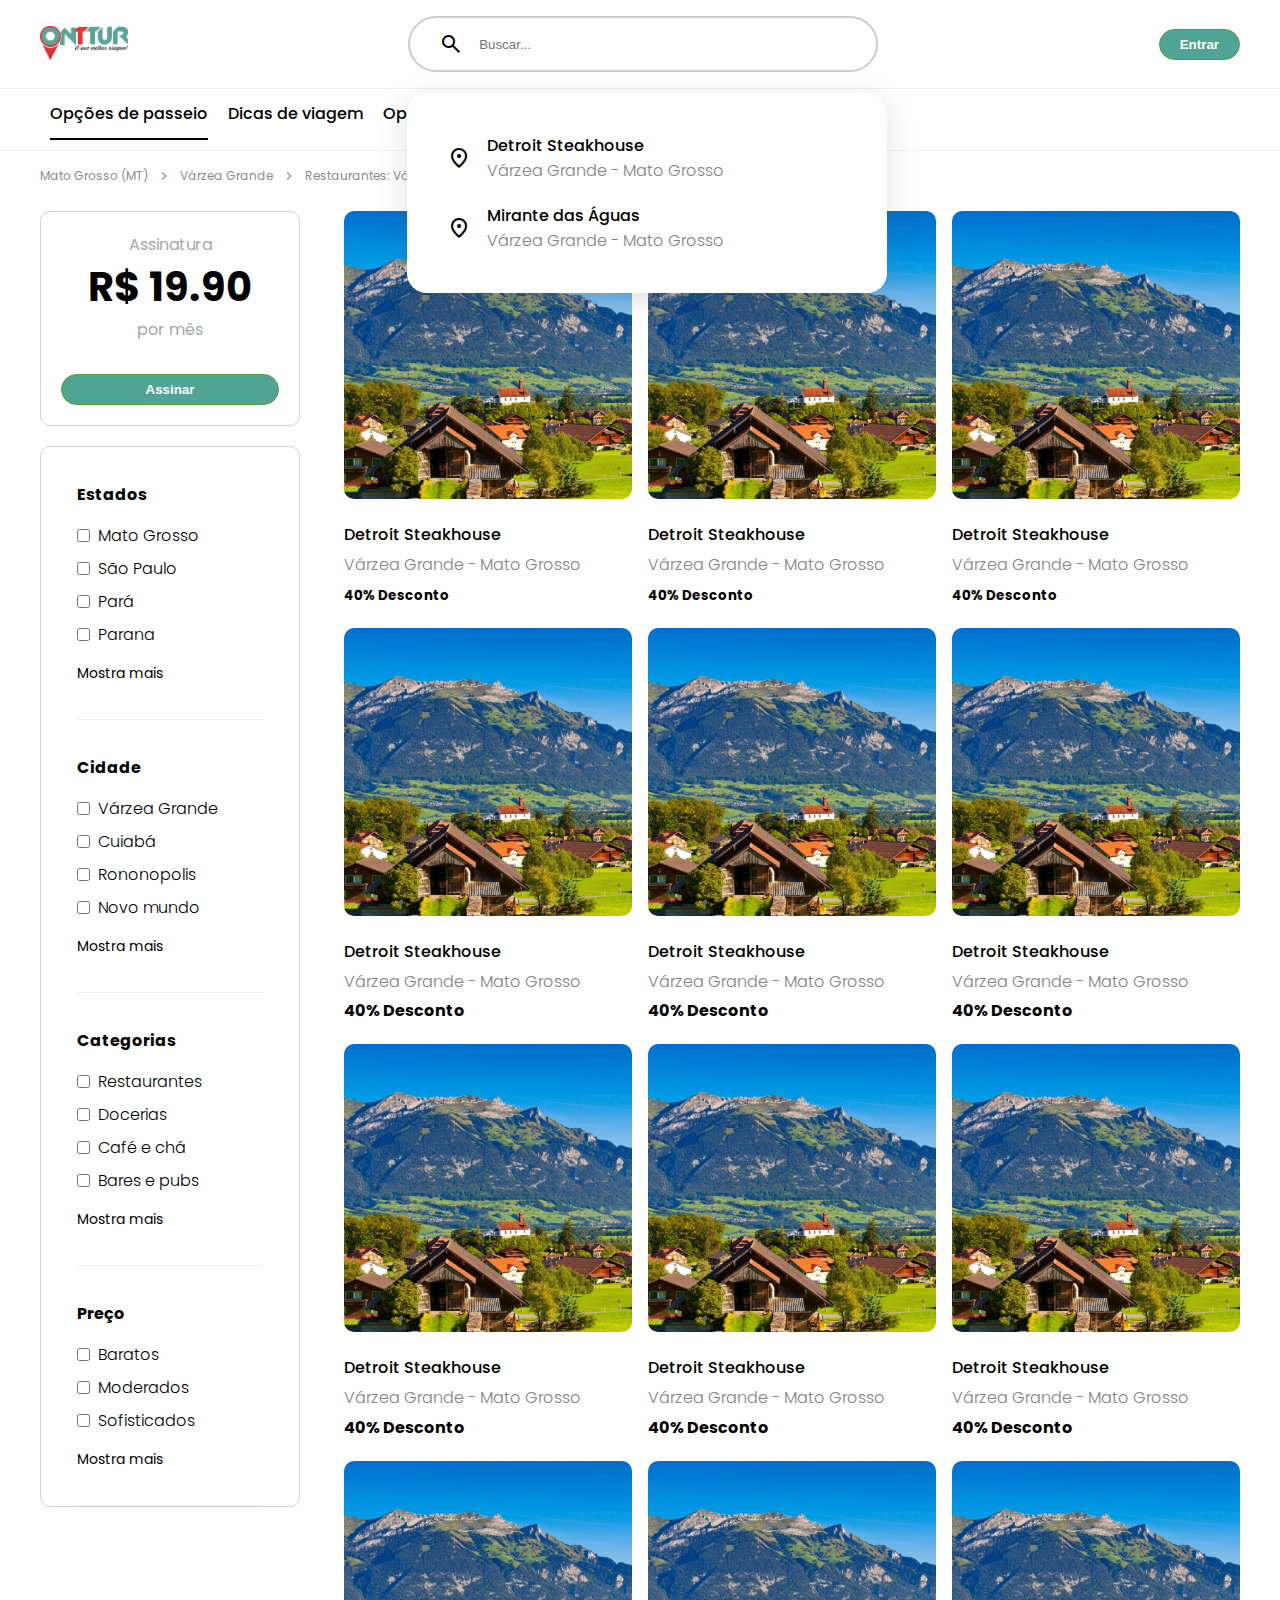
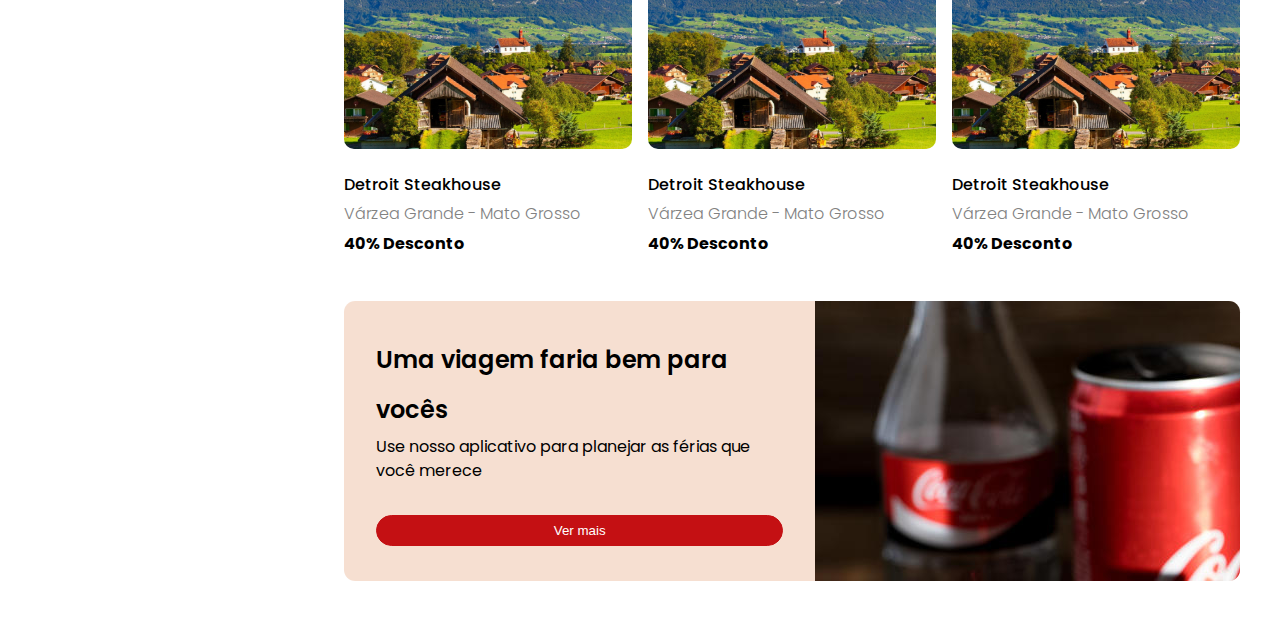
<file: Detail/index.html>
<!DOCTYPE html>
<html lang="pt-BR">

<head>
    <meta charset="UTF-8">
    <meta http-equiv="X-UA-Compatible" content="IE=edge">
    <meta name="viewport" content="width=device-width, initial-scale=1.0">
    <link rel="stylesheet" href="../@css/root.css">
    <link rel="stylesheet"
        href="https://fonts.googleapis.com/css2?family=Material+Symbols+Rounded:opsz,wght,FILL,GRAD@48,500,1,0" />
    <link rel="stylesheet"
        href="https://fonts.googleapis.com/css2?family=Material+Symbols+Outlined:opsz,wght,FILL,GRAD@48,400,0,0" />

    <title>Onttur</title>

</head>

<body>

    <section class="container-detail">

        <!-- HEADER -->
        <div class="border-bottom ">
            <div class="container-header-large">
                <div class="d-flex justify-content-between align-items-center">
                    <img class="header-logo-detail" src="../img/logo.png" alt="Logo Onttur">
                    <div class="container-search d-flex">
                        <span class="material-symbols-outlined mr-3">
                            search
                        </span>
                        <input placeholder="Buscar..." />

                        <div class="container-list-places-detail">
                            <div class="list-places-detail">
                                <div>
                                    <span class="material-symbols-outlined">
                                        location_on
                                    </span>
                                </div>
                                <div class="list-places-detail-description">
                                    <p>Detroit Steakhouse</p>
                                    <span>Várzea Grande - Mato Grosso</span>
                                </div>
                            </div>
                            <div class="list-places">
                                <div>
                                    <span class="material-symbols-outlined">
                                        location_on
                                    </span>
                                </div>
                                <div class="list-places-detail-description">
                                    <p>Mirante das Águas</p>
                                    <span>Várzea Grande - Mato Grosso</span>
                                </div>
                            </div>
                        </div>
                    </div>
                    <button class="button button--state-success fw-bold">
                        Entrar
                    </button>
                </div>
            </div>
        </div>

        <!-- HEADER SMALL -->
        <div class="border-bottom container-header-small">
            <div class="d-flex justify-content-between align-items-center">
                <span class="material-symbols-outlined cursor-pointer">
                    <a href="../Filter_detail/">
                      menu
                    </a>
                </span>
                <img class="image-logo-small" src="../img/logo.png" alt="Logo Onttur">
                <span class="material-symbols-outlined  cursor-pointer">
                    <a href="../Search_detail/">
                        search
                    </a>
                </span>
            </div>
        </div>

        <!-- CATEGORY SELECTOR -->
        <div class="border-bottom">
            <ul class="d-flex container-category-selector">
                <li>
                    <a>Opções de passeio</a>
                    <div class="category-selector__underline"></span>
                </li>
                <li>
                    <a>Dicas de viagem</a>
                </li>
                <li>
                    <a>Opções de pesca</a>
                </li>
            </ul>
        </div>

        <!-- BRADCRUMB -->
        <div class="py-2 breadcrumb">
            <ul class="container-breadcrumb">
                <li>
                    <a>Mato Grosso (MT)</a>
                    <span class="material-symbols-outlined">
                        chevron_right
                    </span>
                </li>
                <li>
                    <a>Várzea Grande</a>
                    <span class="material-symbols-outlined">
                        chevron_right
                    </span>
                </li>
                <li>
                    <a>Restaurantes: Várzea Grande</a>
                </li>
            </ul>
        </div>

        <div class="container-body-detail">
            <!-- CATEGORY -->
            <div>

                <div class="container-signature-detail">
                    <p class="signature-text">Assinatura</p>
                    <p class="signature-price">R$ 19.90</p>
                    <p class="signature-text">por mês</p>

                    <button class="button button--state-success mt-4 px-5 w-100 fw-bold">Assinar</button>
                </div>
                <div class="container-filters">
                    <div class="container-section-filter">
                        <strong>Estados</strong>
                        <ul>
                            <li>
                                <input type="checkbox" />
                                <span>Mato Grosso</span>
                            </li>
                            <li>
                                <input type="checkbox" />
                                <span>São Paulo</span>
                            </li>
                            <li>
                                <input type="checkbox" />
                                <span>Pará</span>
                            </li>
                            <li>
                                <input type="checkbox" />
                                <span>Parana</span>
                            </li>
                        </ul>
                        <p>Mostra mais</p>
                    </div>
                    <div class="container-section-filter">
                        <strong>Cidade</strong>
                        <ul>
                            <li>
                                <input type="checkbox" />
                                <span>Várzea Grande</span>
                            </li>
                            <li>
                                <input type="checkbox" />
                                <span>Cuiabá</span>
                            </li>
                            <li>
                                <input type="checkbox" />
                                <span>Rononopolis</span>
                            </li>
                            <li>
                                <input type="checkbox" />
                                <span>Novo mundo</span>
                            </li>
                        </ul>
                        <p>Mostra mais</p>
                    </div>
                    <div class="container-section-filter">
                        <strong>Categorias</strong>
                        <ul>
                            <li>
                                <input type="checkbox" />
                                <span>Restaurantes</span>
                            </li>
                            <li>
                                <input type="checkbox" />
                                <span>Docerias</span>
                            </li>
                            <li>
                                <input type="checkbox" />
                                <span>Café e chá</span>
                            </li>
                            <li>
                                <input type="checkbox" />
                                <span>Bares e pubs</span>
                            </li>
                        </ul>
                        <p>Mostra mais</p>
                    </div>
                    <div class="container-section-filter">
                        <strong>Preço</strong>
                        <ul>
                            <li>
                                <input type="checkbox" />
                                <span>Baratos</span>
                            </li>
                            <li>
                                <input type="checkbox" />
                                <span>Moderados</span>
                            </li>
                            <li>
                                <input type="checkbox" />
                                <span>Sofisticados</span>
                            </li>
                        </ul>
                        <p>Mostra mais</p>
                    </div>
                </div>
            </div>

            <section>
                <!-- OPTION LIST -->
                <div class="card-group">
                    <div class="card">
                        <img src="../img/wa2llpaperbetter 1.png" alt="">
                        <div class="card-body">
                            <p class="card-title">Detroit Steakhouse</h5>
                            <p class="card-description">Várzea Grande - Mato Grosso</p>
                            <p class="card-discount"><small class="text-muted">40% Desconto</small></p>
                        </div>
                    </div>
                    <div class="card">
                        <img src="../img/wa2llpaperbetter 1.png" alt="">
                        <div class="card-body">
                            <p class="card-title">Detroit Steakhouse</h5>
                            <p class="card-description">Várzea Grande - Mato Grosso</p>
                            <p class="card-discount"><small class="text-muted">40% Desconto</small></p>
                        </div>
                    </div>
                    <div class="card">
                        <img src="../img/wa2llpaperbetter 1.png" alt="">
                        <div class="card-body">
                            <p class="card-title">Detroit Steakhouse</h5>
                            <p class="card-description">Várzea Grande - Mato Grosso</p>
                            <p class="card-discount"><small class="text-muted">40% Desconto</small></p>
                        </div>
                    </div>
                    <div class="card">
                        <img src="../img/wa2llpaperbetter 1.png" alt="">
                        <div class="card-body">
                            <p class="card-title">Detroit Steakhouse</h5>
                            <p class="card-description">Várzea Grande - Mato Grosso</p>
                            <p class="card-discount">40% Desconto</p>
                        </div>
                    </div>
                    <div class="card">
                        <img src="../img/wa2llpaperbetter 1.png" alt="">
                        <div class="card-body">
                            <p class="card-title">Detroit Steakhouse</h5>
                            <p class="card-description">Várzea Grande - Mato Grosso</p>
                            <p class="card-discount">40% Desconto</p>
                        </div>
                    </div>
                    <div class="card">
                        <img src="../img/wa2llpaperbetter 1.png" alt="">
                        <div class="card-body">
                            <p class="card-title">Detroit Steakhouse</h5>
                            <p class="card-description">Várzea Grande - Mato Grosso</p>
                            <p class="card-discount">40% Desconto</p>
                        </div>
                    </div>
                    <div class="card">
                        <img src="../img/wa2llpaperbetter 1.png" alt="">
                        <div class="card-body">
                            <p class="card-title">Detroit Steakhouse</h5>
                            <p class="card-description">Várzea Grande - Mato Grosso</p>
                            <p class="card-discount">40% Desconto</p>
                        </div>
                    </div>
                    <div class="card">
                        <img src="../img/wa2llpaperbetter 1.png" alt="">
                        <div class="card-body">
                            <p class="card-title">Detroit Steakhouse</h5>
                            <p class="card-description">Várzea Grande - Mato Grosso</p>
                            <p class="card-discount">40% Desconto</p>
                        </div>
                    </div>
                    <div class="card">
                        <img src="../img/wa2llpaperbetter 1.png" alt="">
                        <div class="card-body">
                            <p class="card-title">Detroit Steakhouse</h5>
                            <p class="card-description">Várzea Grande - Mato Grosso</p>
                            <p class="card-discount">40% Desconto</p>
                        </div>
                    </div>
                    <div class="card">
                        <img src="../img/wa2llpaperbetter 1.png" alt="">
                        <div class="card-body">
                            <p class="card-title">Detroit Steakhouse</h5>
                            <p class="card-description">Várzea Grande - Mato Grosso</p>
                            <p class="card-discount">40% Desconto</p>
                        </div>
                    </div>
                    <div class="card">
                        <img src="../img/wa2llpaperbetter 1.png" alt="">
                        <div class="card-body">
                            <p class="card-title">Detroit Steakhouse</h5>
                            <p class="card-description">Várzea Grande - Mato Grosso</p>
                            <p class="card-discount">40% Desconto</p>
                        </div>
                    </div>
                    <div class="card">
                        <img src="../img/wa2llpaperbetter 1.png" alt="">
                        <div class="card-body">
                            <p class="card-title">Detroit Steakhouse</h5>
                            <p class="card-description">Várzea Grande - Mato Grosso</p>
                            <p class="card-discount">40% Desconto</p>
                        </div>
                    </div>
                </div>
                <!-- ANNOUNCEMENT -->
                <div class="announcement">
                    <main>
                        <p class="announcement-title">Uma viagem faria bem para vocês</h3>
                        <p class="announcement-description">Use nosso aplicativo para planejar as férias que <br> você
                            merece
                        </p>
                        <button class="button button--state-danger">Ver mais</button>
                    </main>
                    <div class="announcement-image w-50"></div>
                </div>
            </section>
        </div>
    </section>
</body>

</html>
</file>
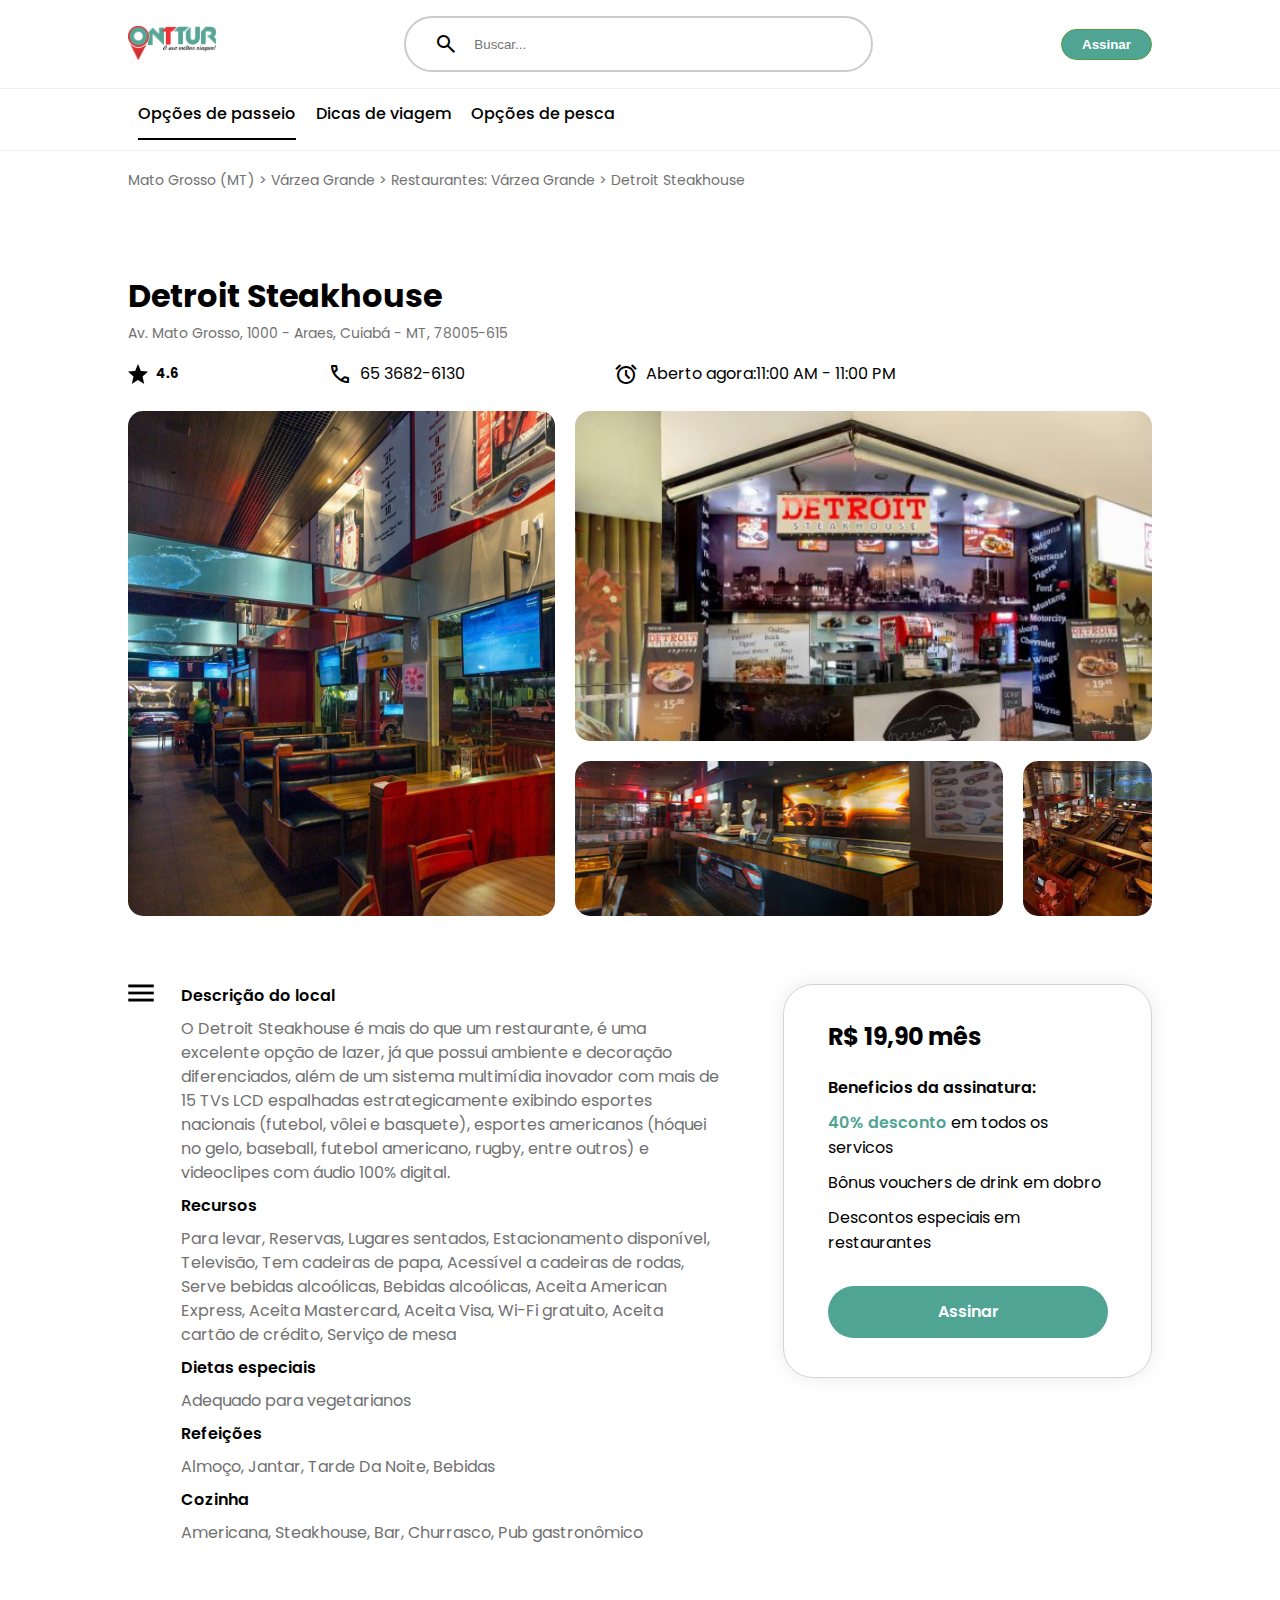
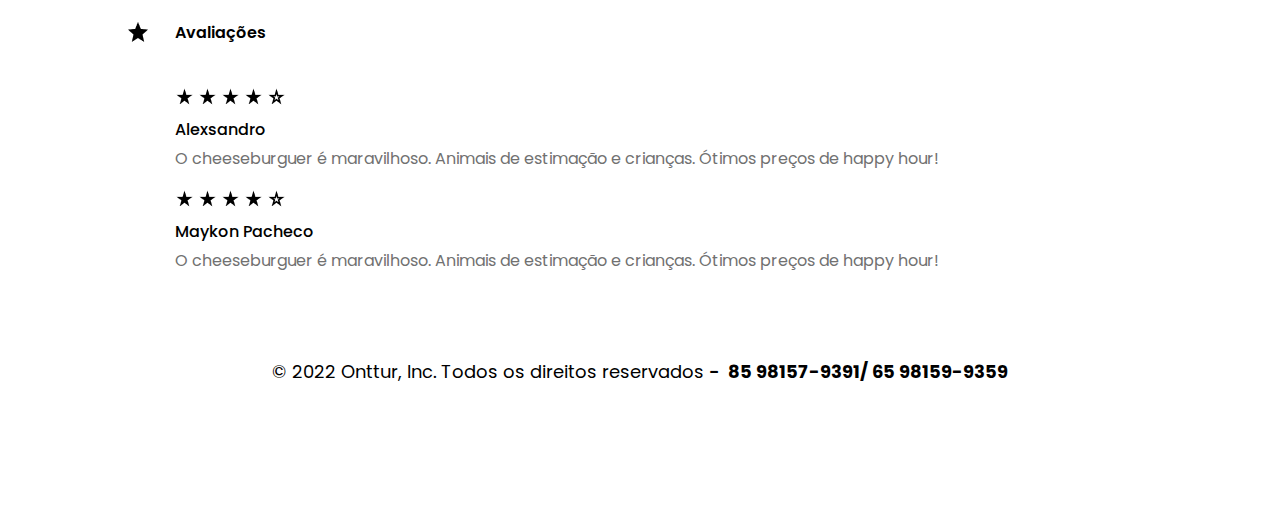
<file: Detail_two/index.html>
<!DOCTYPE html>
<html lang="pt-BR">
<head>
  <meta charset="UTF-8">
  <meta http-equiv="X-UA-Compatible" content="IE=edge">
  <meta name="viewport" content="width=device-width, initial-scale=1.0">
  <title>Detalhes</title>
  <link rel="stylesheet" href="../@css/root.css">
  <link rel="stylesheet"
        href="https://fonts.googleapis.com/css2?family=Material+Symbols+Rounded:opsz,wght,FILL,GRAD@48,500,1,0" />
    <link rel="stylesheet"
        href="https://fonts.googleapis.com/css2?family=Material+Symbols+Outlined:opsz,wght,FILL,GRAD@48,400,0,0" />

</head>
<body>
  <!-- HEADER -->
  <div class="border-bottom">
  <div class="container-header-large  w-80">
      <div class="d-flex justify-content-between align-items-center">
          <img class="header-logo-detail" src="../img/logo.png" alt="Logo Onttur">
          <div class="container-search d-flex">
              <span class="material-symbols-outlined mr-3">
                  search
              </span>
              <input placeholder="Buscar..." />

              <!-- <div class="container-list-places-detail">
                  <div class="list-places-detail">
                      <div>
                          <span class="material-symbols-outlined">
                              location_on
                          </span>
                      </div>
                      <div class="list-places-detail-description">
                          <p>Detroit Steakhouse</p>
                          <span>Várzea Grande - Mato Grosso</span>
                      </div>
                  </div>
                  <div class="list-places">
                      <div>
                          <span class="material-symbols-outlined">
                              location_on
                          </span>
                      </div>
                      <div class="list-places-detail-description">
                          <p>Mirante das Águas</p>
                          <span>Várzea Grande - Mato Grosso</span>
                      </div>
                  </div>
              </div> -->
          </div>
          <button class="button button--state-success fw-bold">
              Assinar
          </button>
      </div>
  </div>
  </div>

  <!-- HEADER SMALL -->
  <div class="border-bottom container-header-small">
      <div class="d-flex justify-content-between align-items-center">
          <span class="material-symbols-outlined cursor-pointer">
              <a href="../Filter_detail/">
                menu
              </a>
          </span>
          <img class="image-logo-small" src="../img/logo.png" alt="Logo Onttur">
          <span class="material-symbols-outlined  cursor-pointer">
              <a href="../Search_detail/">
                  search
              </a>
          </span>
      </div>
  </div>

  <!-- CATEGORY SELECTOR -->
  <div class="border-bottom">
    <ul class="d-flex container-category-selector w-80 center">
      <li>
        <a>Opções de passeio</a>
        <div class="category-selector__underline"></div>
      </li>
      <li>
        <a>Dicas de viagem</a>
      </li>
      <li>
        <a>Opções de pesca</a>
      </li>
    </ul>
  </div>
  
  <div class="container w-80 w-header-mobile center">
    <main>
 
      <div class="place-details  mt-2">
        <small>Mato Grosso (MT) > Várzea Grande > Restaurantes: Várzea Grande > Detroit Steakhouse</small>
        <h2 class="mt-5">Detroit Steakhouse</h2>
        <small>Av. Mato Grosso, 1000 - Araes, Cuiabá - MT, 78005-615</small>

        <div class="d-flex align-items-center justify-content-between w-75 mt-2 text-mobile">
          <div class="score-detail d-flex align-items-center">
            <img src="../img/star.png" alt="Estrela pontuação">
            <h5>4.6</h5>
          </div>

          <div class="d-flex align-items-center ">
            <span class="material-symbols-outlined mr-1">
              call
            </span>
            65 3682-6130
          </div>

          <div class="d-flex align-items-center">
            <span class="material-symbols-outlined mr-1">
              alarm
            </span>
            Aberto agora:11:00 AM - 11:00 PM
          </div>
        </div>
      </div>

      <div class="img-details">
        <div class="img-details-1">
          <img src="../img/details-main.png" alt="Imagem detalhes">
        </div>
        <div class="img-details-2">
          <img src="../img/detroit-steakhouse 3.png" alt="Imagem detalhes">
        </div>
        <div class="img-details-3">
          <img src="../img/ambiente2 1.png" alt="Imagem detalhes">
        </div>
        <div class="img-details-4">
          <img src="../img/details-small.png" alt="Imagem detalhes">
        </div>
      </div>

      <div class="info-details">
        <div class="description-details">
          <div class="icon-info">
            <img src="../img/icon-info.png" alt="">
          </div>
          <div class="content-info">
            <div class="description-place">
              <h5 class="title-info-details">Descrição do local</h5>
              <h5 class="desc-info-details">
                O Detroit Steakhouse é mais do que um restaurante, é uma excelente opção de lazer, 
                já que possui ambiente e decoração diferenciados, além de um sistema multimídia inovador 
                com mais de 15 TVs LCD espalhadas estrategicamente exibindo esportes nacionais 
                (futebol, vôlei e basquete), esportes americanos (hóquei no gelo, baseball, 
                futebol americano, rugby, entre outros) e videoclipes com áudio 100% digital.
              </h5>
              <h5 class="title-info-details">Recursos</h5>
              <h5 class="desc-info-details">
                Para levar, Reservas, Lugares sentados, Estacionamento disponível, Televisão, 
                Tem cadeiras de papa, Acessível a cadeiras de rodas, Serve bebidas alcoólicas, 
                Bebidas alcoólicas, Aceita American Express, Aceita Mastercard, Aceita Visa, 
                Wi-Fi gratuito, Aceita cartão de crédito, Serviço de mesa
              </h5>
              <h5 class="title-info-details">Dietas especiais</h5>
              <h5 class="desc-info-details">Adequado para vegetarianos</h5>
              <h5 class="title-info-details">Refeições</h5>
              <h5 class="desc-info-details">Almoço, Jantar, Tarde Da Noite, Bebidas</h5>
              <h5 class="title-info-details">Cozinha</h5>
              <h5 class="desc-info-details">Americana, Steakhouse, Bar, Churrasco, Pub gastronômico</h5>
            </div>
            <div class="value">
              <h2 class="price">R$ 19,90 mês</h2>
              <div>
                <h5 class="title-sign">Beneficios da assinatura:</h5>
                <li><span class="text-percent-sign">40% desconto</span> em todos os servicos</li>
                <li>Bônus vouchers de drink em dobro</li>
                <li>Descontos especiais em restaurantes</li>
              </div>
              <button class="btn-details">Assinar</button>
            </div>
          </div>
        </div>
      </div>

      <div class="rating">
        <div>
          <img src="../img/star.png" alt="Estrela pontuação">
        </div>
        <div class="all-rating">
          <h5 class="title-rating">Avaliações</h5>
          <div class="each-rating">
            <div class="star-rating">
              <img src="../img/star-rating.png" alt="Estrela Classificação">
              <img src="../img/star-rating.png" alt="Estrela Classificação">
              <img src="../img/star-rating.png" alt="Estrela Classificação">
              <img src="../img/star-rating.png" alt="Estrela Classificação">
              <img src="../img/star-border.png" alt="Estrela Classificação">
            </div>
            <div class="description-rating">
              <h5 class="appraiser">Alexsandro</h5>
              <h5 class="desc-info-details">O cheeseburguer é maravilhoso. Animais de estimação e crianças. Ótimos preços de happy hour!</h5>
            </div>
          </div>

          <div class="each-rating">
            <div class="star-rating">
              <img src="../img/star-rating.png" alt="Estrela Classificação">
              <img src="../img/star-rating.png" alt="Estrela Classificação">
              <img src="../img/star-rating.png" alt="Estrela Classificação">
              <img src="../img/star-rating.png" alt="Estrela Classificação">
              <img src="../img/star-border.png" alt="Estrela Classificação">
            </div>
            <div class="description-rating">
              <h5 class="appraiser">Maykon Pacheco</h5>
              <h5 class="desc-info-details">O cheeseburguer é maravilhoso. Animais de estimação e crianças. Ótimos preços de happy hour!</h5>
            </div>
          </div>
        </div>
      </div>
    </main>

    <!------------------- FOOTER -------------------->
   <footer class="footer-detail_two">
    <div class="d-flex">
      <h3 class="text-footer-detail_two mr-1">
        © 2022 Onttur, Inc. Todos os direitos reservados  <span> - </span>
      </h3>
      <span>
        <h3 class="text-footer-detail_two-number"> 85 98157-9391/ 65 98159-9359</h3>
      </span>
    </div>
  </footer>
  </div>
</body>
</html>
</file>
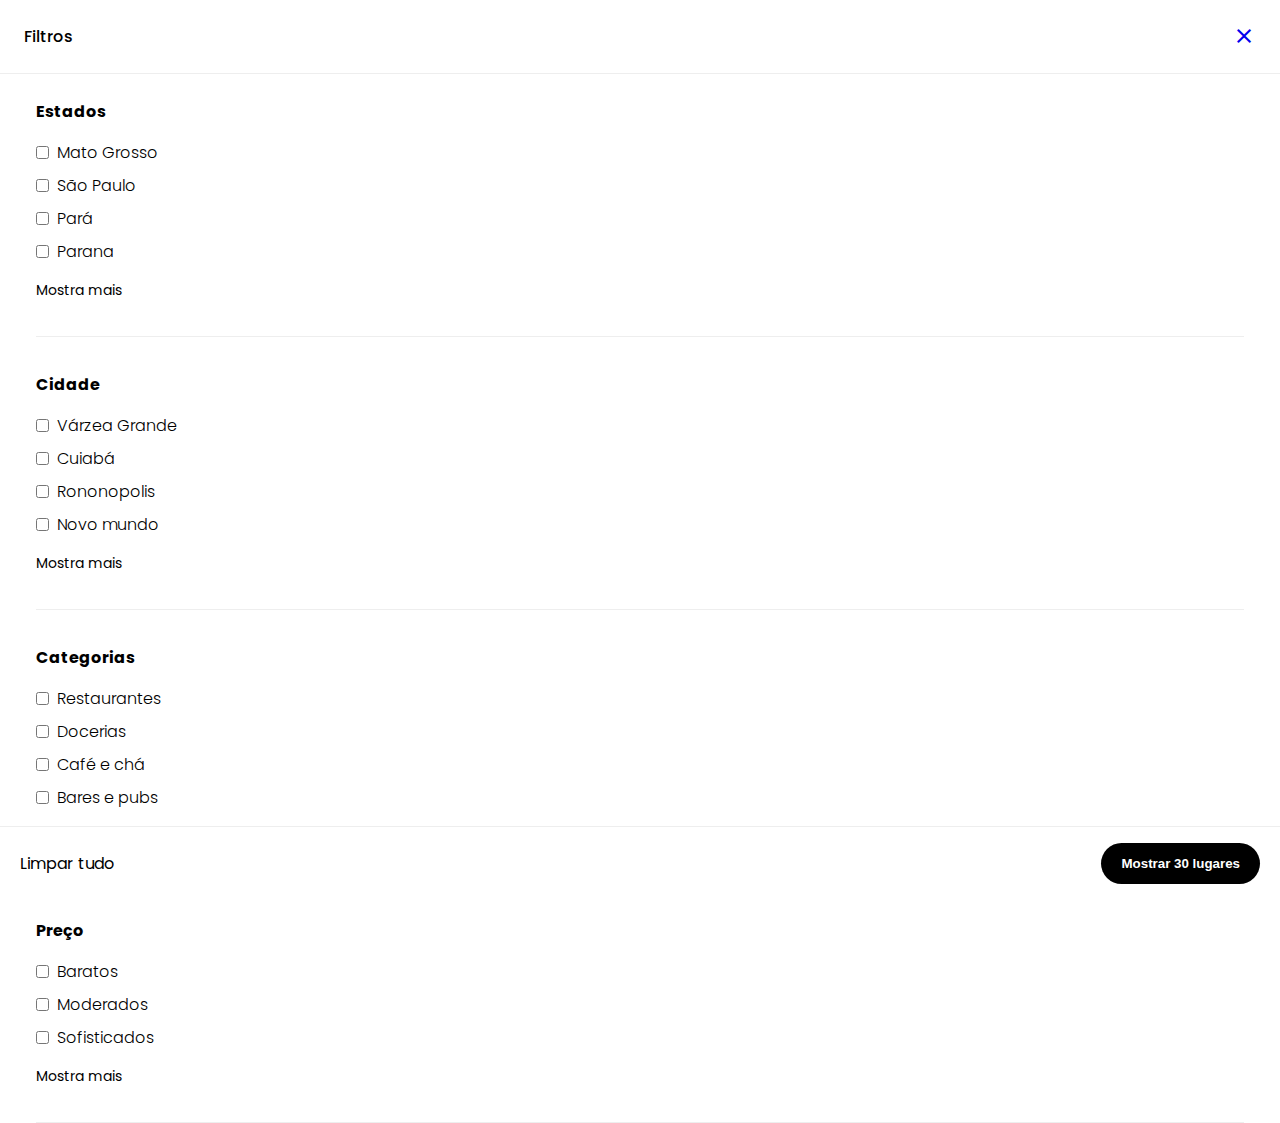
<file: Filter_detail/index.html>
<!DOCTYPE html>
<html lang="pt-BR">

<head>
    <meta charset="UTF-8">
    <meta http-equiv="X-UA-Compatible" content="IE=edge">
    <meta name="viewport" content="width=device-width, initial-scale=1.0">
    <link rel="stylesheet" href="../@css/root.css">
    <link rel="stylesheet"
        href="https://fonts.googleapis.com/css2?family=Material+Symbols+Rounded:opsz,wght,FILL,GRAD@48,500,1,0" />
    <link rel="stylesheet"
        href="https://fonts.googleapis.com/css2?family=Material+Symbols+Outlined:opsz,wght,FILL,GRAD@48,400,0,0" />
    <title>Onttur</title>

</head>

<body>
    <section>
        <div class="navbar-filter-detail">


            <p class="fw-500">Filtros</p>
            <span class="material-symbols-outlined">
                <a href="../Detail/">
                    close
                </a>
            </span>


        </div>

        <div class="container-list-filters">
            <div class="container-section-list-filter">
                <strong>Estados</strong>
                <ul>
                    <li>
                        <input type="checkbox" />
                        <span>Mato Grosso</span>
                    </li>
                    <li>
                        <input type="checkbox" />
                        <span>São Paulo</span>
                    </li>
                    <li>
                        <input type="checkbox" />
                        <span>Pará</span>
                    </li>
                    <li>
                        <input type="checkbox" />
                        <span>Parana</span>
                    </li>
                </ul>
                <p>Mostra mais</p>
            </div>
            <div class="container-section-filter">
                <strong>Cidade</strong>
                <ul>
                    <li>
                        <input type="checkbox" />
                        <span>Várzea Grande</span>
                    </li>
                    <li>
                        <input type="checkbox" />
                        <span>Cuiabá</span>
                    </li>
                    <li>
                        <input type="checkbox" />
                        <span>Rononopolis</span>
                    </li>
                    <li>
                        <input type="checkbox" />
                        <span>Novo mundo</span>
                    </li>
                </ul>
                <p>Mostra mais</p>
            </div>
            <div class="container-section-filter">
                <strong>Categorias</strong>
                <ul>
                    <li>
                        <input type="checkbox" />
                        <span>Restaurantes</span>
                    </li>
                    <li>
                        <input type="checkbox" />
                        <span>Docerias</span>
                    </li>
                    <li>
                        <input type="checkbox" />
                        <span>Café e chá</span>
                    </li>
                    <li>
                        <input type="checkbox" />
                        <span>Bares e pubs</span>
                    </li>
                </ul>
                <p>Mostra mais</p>
            </div>
            <div class="container-section-filter">
                <strong>Preço</strong>
                <ul>
                    <li>
                        <input type="checkbox" />
                        <span>Baratos</span>
                    </li>
                    <li>
                        <input type="checkbox" />
                        <span>Moderados</span>
                    </li>
                    <li>
                        <input type="checkbox" />
                        <span>Sofisticados</span>
                    </li>
                </ul>
                <p>Mostra mais</p>
            </div>
        </div>

        <div class="footer-fixed">
            <p class="cursor-pointer">Limpar tudo</p>
            <button class="button button--state-dark fw-bold">
                    Mostrar 30 lugares
            </button>

        </div>
    </section>
</body>

</html>
</file>
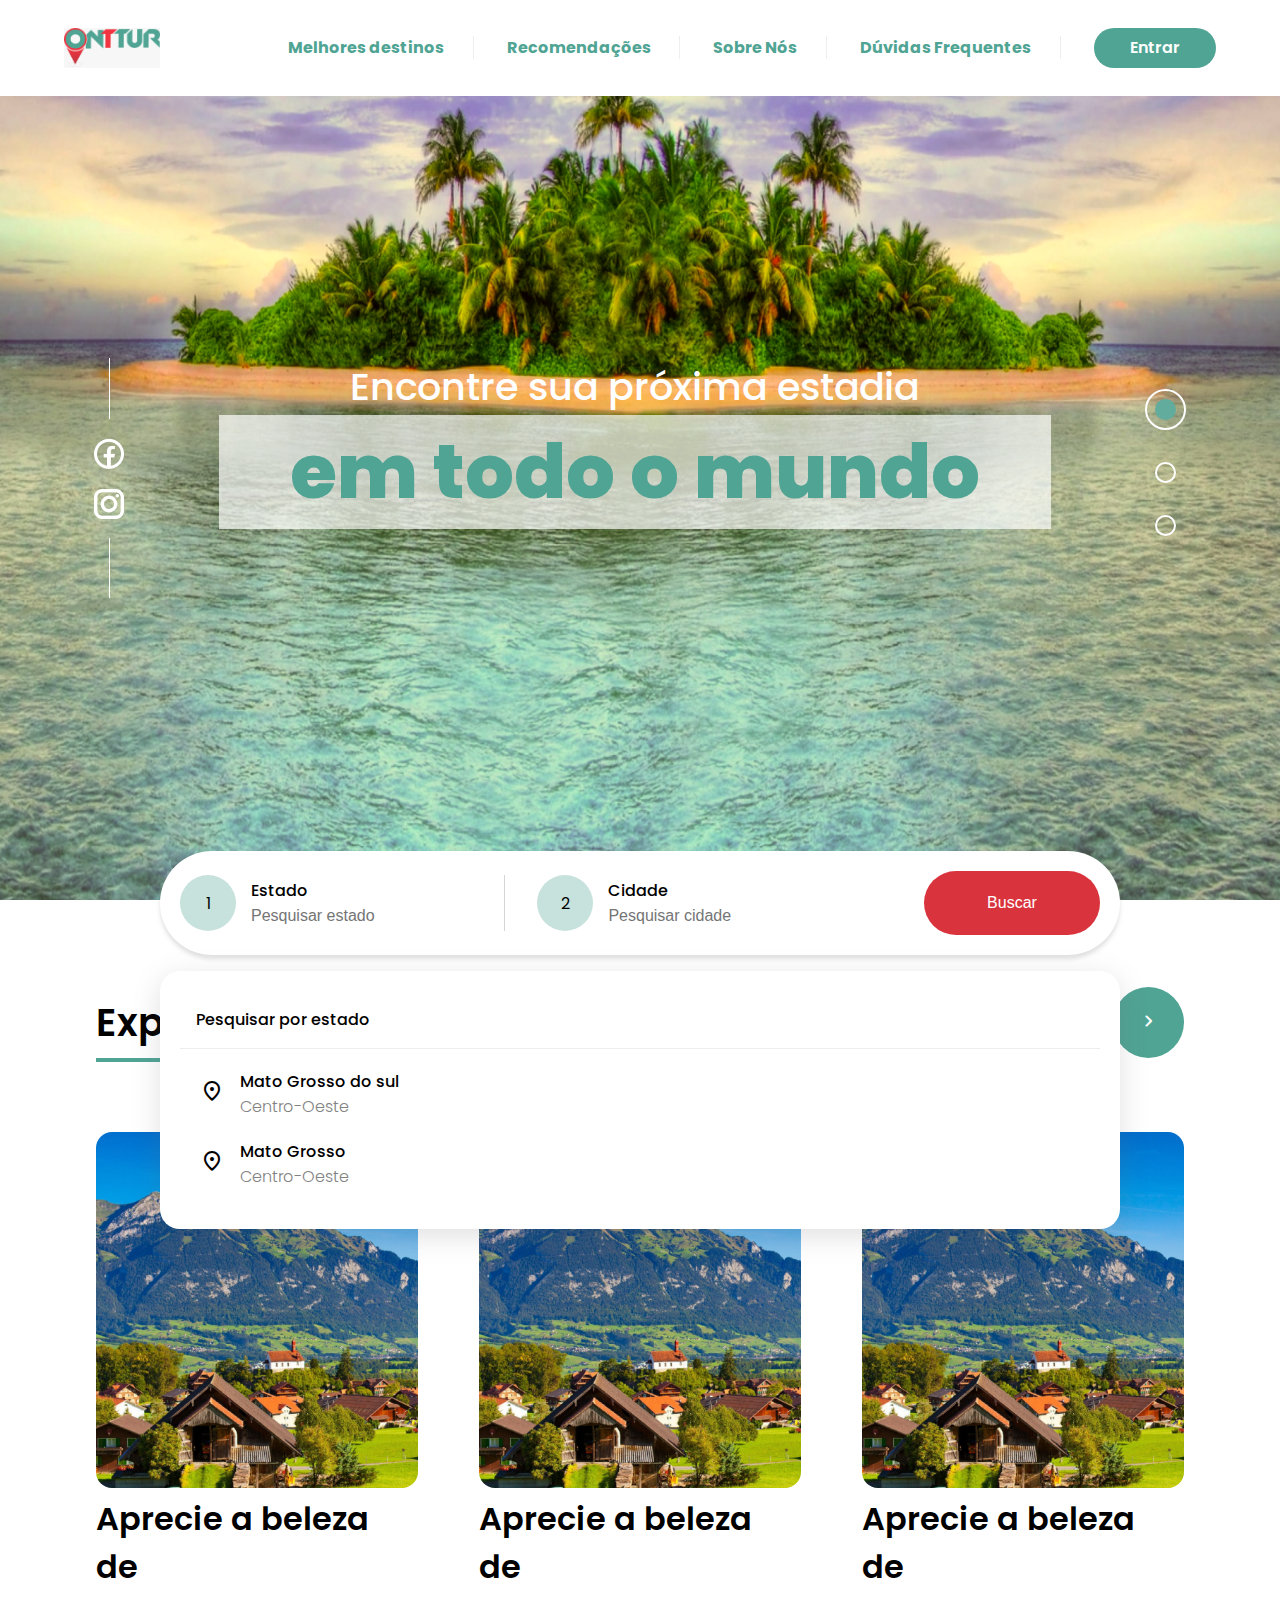
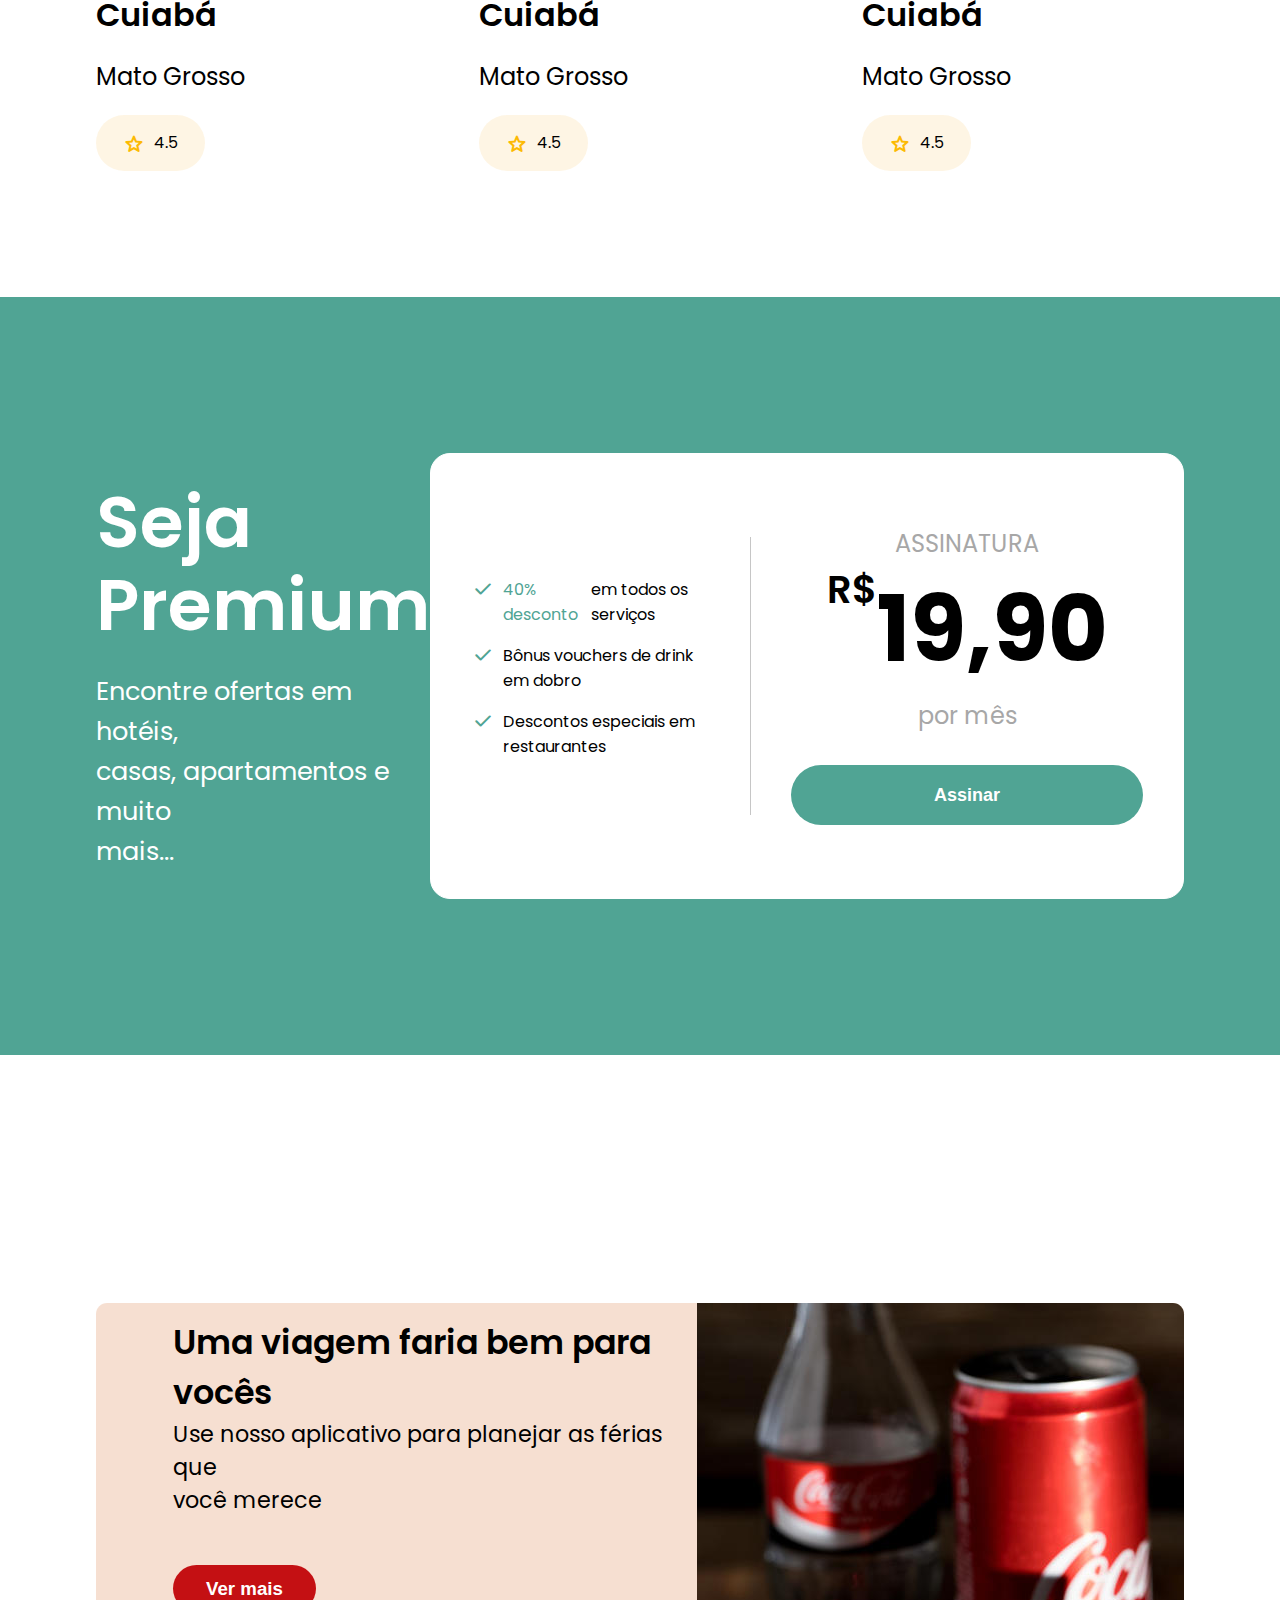
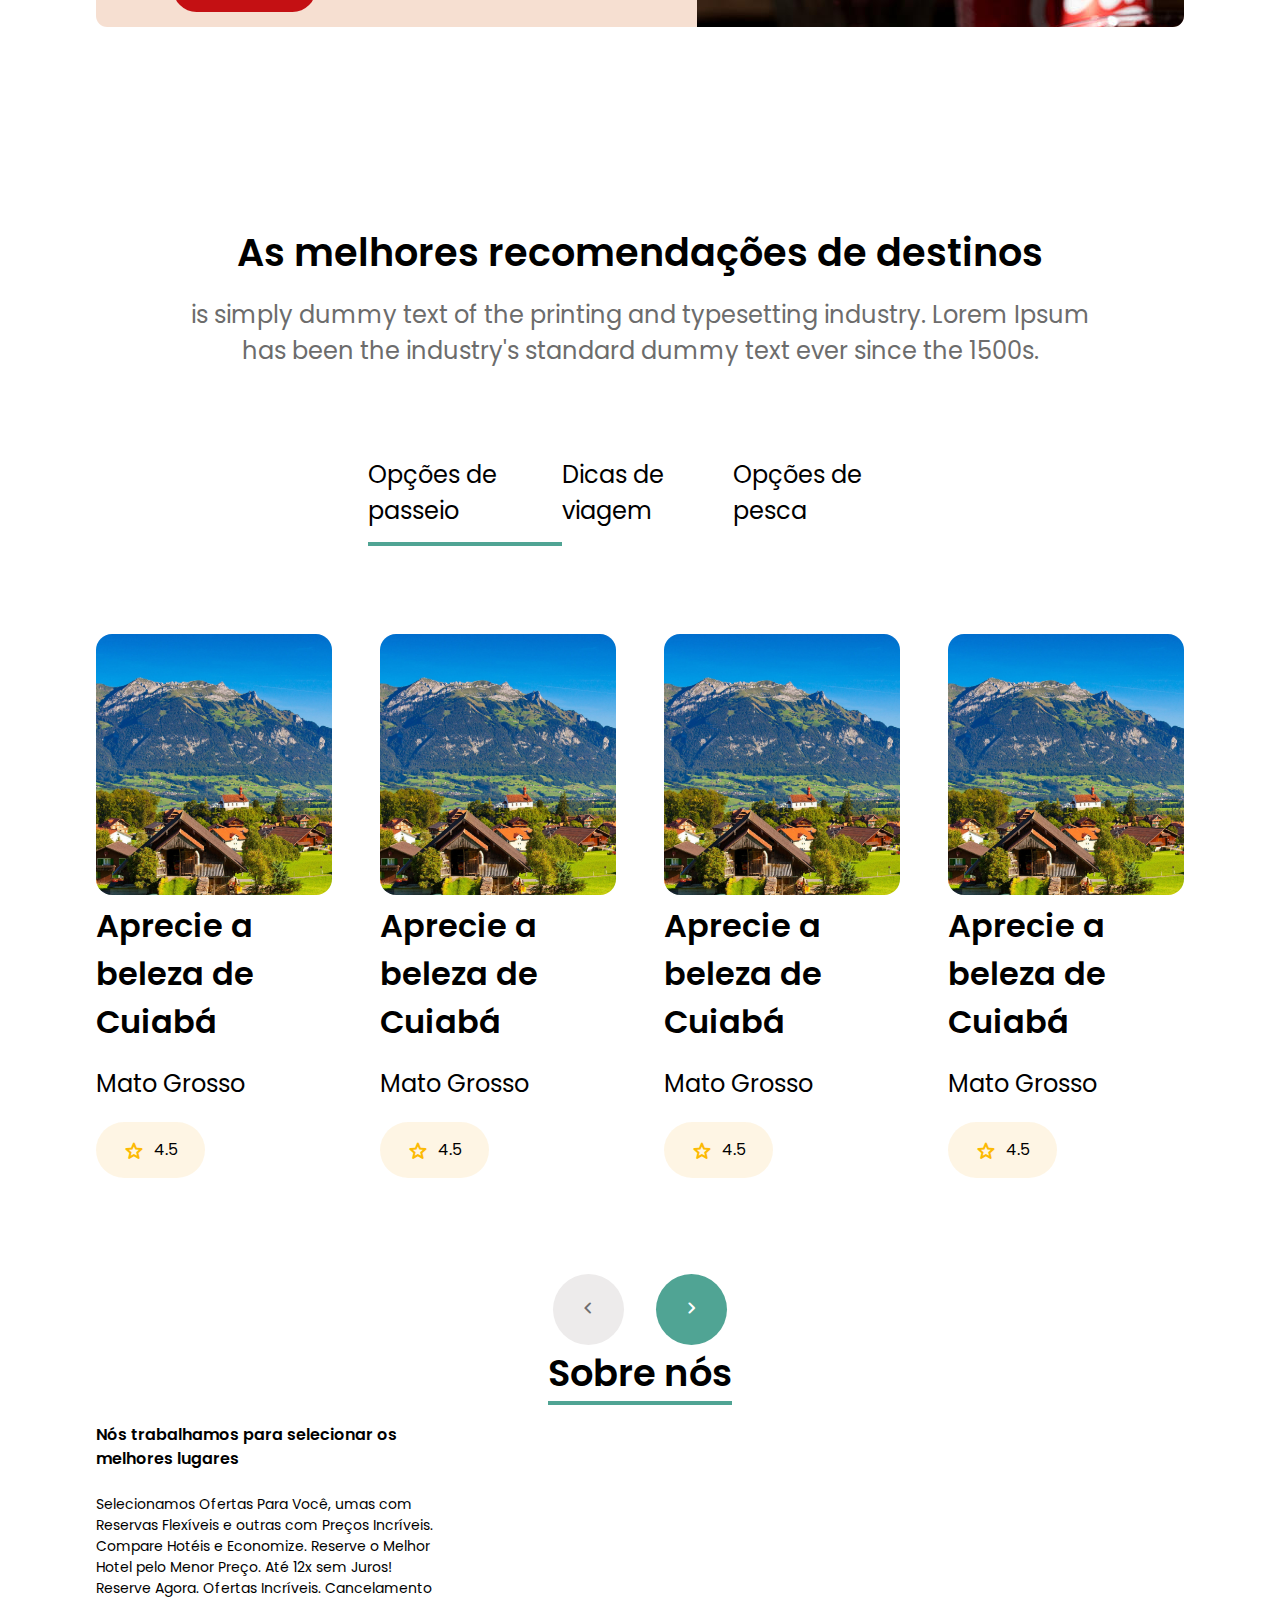
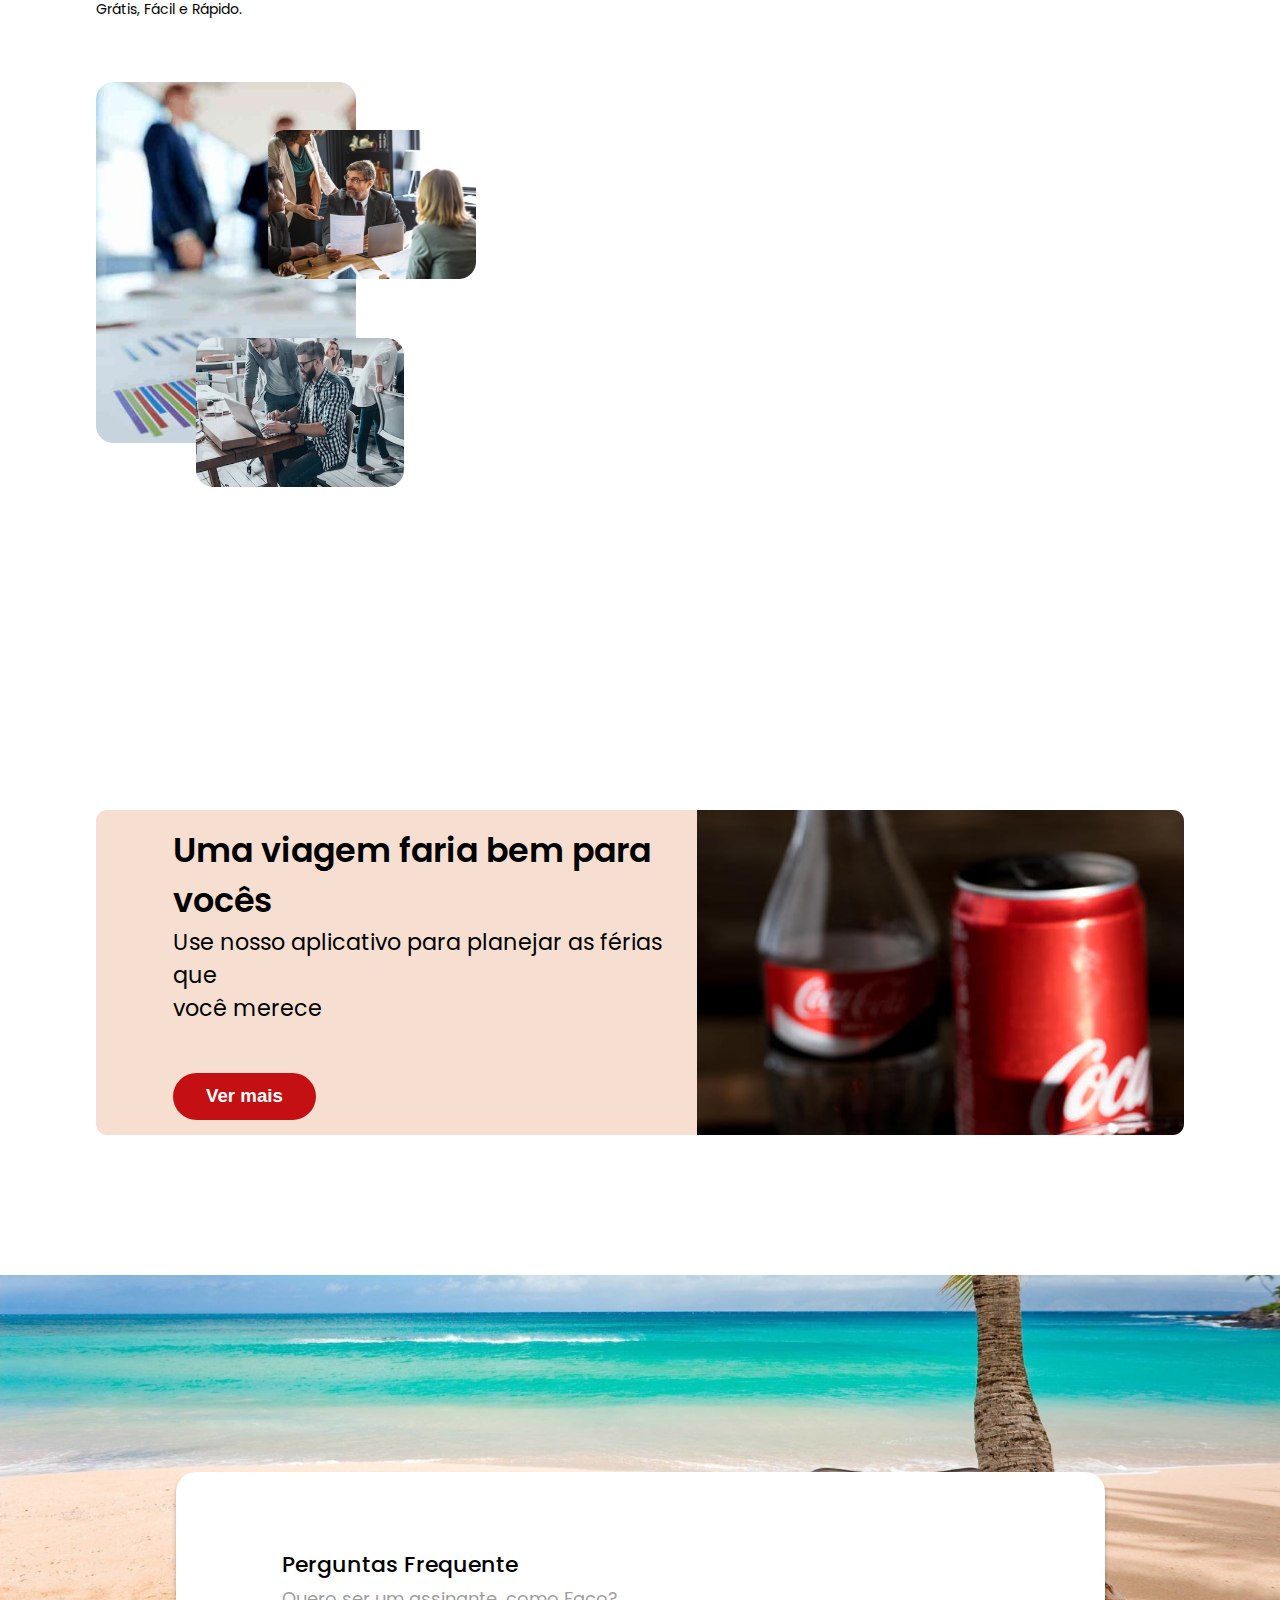
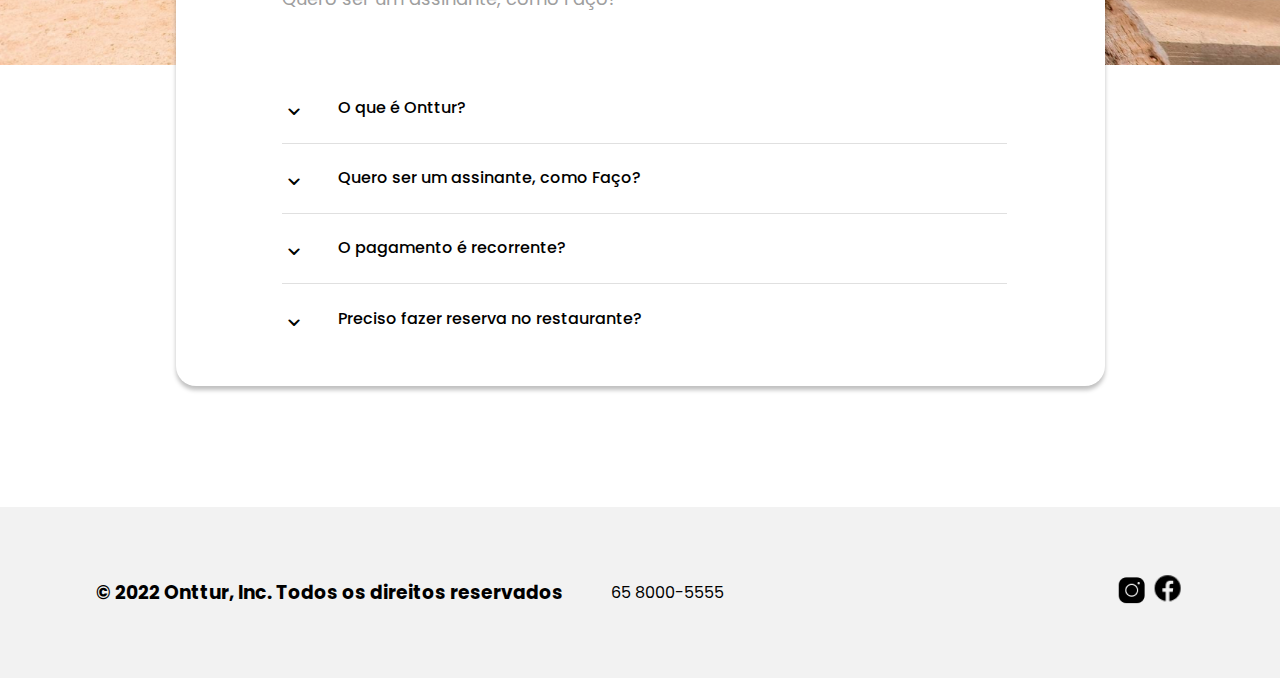
<file: Home/index.html>
<!DOCTYPE html>
<html lang="pt-BR">
<head>
  <meta charset="UTF-8">
  <meta http-equiv="X-UA-Compatible" content="IE=edge">
  <meta name="viewport" content="width=device-width, initial-scale=1.0">
  <link rel="stylesheet" href="../@css/root.css">
  <link rel="stylesheet" href="https://fonts.googleapis.com/css2?family=Material+Symbols+Rounded:opsz,wght,FILL,GRAD@48,500,1,0" />
  <link rel="stylesheet"
  href="https://fonts.googleapis.com/css2?family=Material+Symbols+Outlined:opsz,wght,FILL,GRAD@48,400,0,0" />
  
  <title>Onttur</title>
</head>
<body>

  <header>
    <div class="container-header">

      <div class="d-none d-visible">
        <span class="material-symbols-rounded">
          menu
        </span>
      </div>

      <img src="../img/logo-onttur.png" alt="Logo Onttur">

      <div class="d-none d-visible">
        <span class="material-symbols-rounded">
          search
        </span>
      </div>

      <div class="info-header">
        <a href="#">Melhores destinos</a>
        <a href="#">Recomendações</a>
        <a href="#">Sobre Nós</a>
        <a href="#">Dúvidas Frequentes</a>
        <button>Entrar</button>
      </div>

    </div>
  </header>

  <div class="main">
    <div class="container-title w-100 d-flex">
      
      <div class="media-header flex-column align-items-center justify-content-between">
        <div class="hr-header"></div>
        <img src="../img/face-white.png" alt="">
        <img src="../img/insta-white.png" alt="">
        <div class="hr-header"></div>
      </div>
      
      <div class="title-header flex-column align-items-center">
        <h3>Encontre sua próxima estadia</h3>
        <h2>em todo o mundo</h2>
      </div>

      <div class="right-header flex-column align-items-center justify-content-center">
        <div class="circle1 rounded-circle d-flex justify-content-center align-items-center mb-4">
          <div class="rounded-circle"></div>
        </div>
        <div class="circle2 rounded-circle mb-4"></div>
        <div class="circle3 rounded-circle mb-4"></div>
      </div>
    </div>
    <img class="w-100 vh-100" src="../img/wallpaperbetter 2.png" alt="">
  </div>

  <!-- SEARCH -->
  <div class="d-flex justify-content-center">
    <form class="search">

      <div class="state first-group clicked-first">
        <div class="count-state">1</div>
        <div class="div-state">
          <h4 class="fw-500">Estado</h4>
          <input type="text" placeholder="Pesquisar estado">
        </div>
      </div>

      <div class="second-group clicked-second">
        <div class="city">
          <div class="count-city">2</div>
          <div class="div-city">
            <h4 class="fw-500">Cidade</h4>
            <input type="text" placeholder="Pesquisar cidade">
          </div>
        </div>
        <button class="btn-search"  id="menu-btn">Buscar</button>
      </div>

    </form>

    <div class="container-list-places-home">
      <div class="list-places-header-home">
        <p class="p-2 fw-500">Pesquisar por estado</p>
      </div>
      <div class="list-places-home">
          <div>
              <span class="material-symbols-outlined">
                  location_on
              </span>
          </div>
          <div class="list-places-home-description">
              <p>Mato Grosso do sul</p>
              <span>Centro-Oeste</span>
          </div>
      </div>
      <div class="list-places">
          <div>
              <span class="material-symbols-outlined">
                  location_on
              </span>
          </div>
          <div class="list-places-home-description">
              <p>Mato Grosso</p>
              <span>Centro-Oeste</span>
          </div>
      </div>
  </div>
  </div>

  <!-- BEST PLACES GALLERY -->
  <div class="overflow-h flex-column w-85 center">

    <div class="d-flex mt-5 mt5-mobile align-items-center justify-content-between w-100">
      <h3 class="title-gallery1">Explore os melhores destinos</h3>

      <!-- NAVIGATION BUTTON -->
      <div class="container-btn-gallery">
        <button class="btn-gallery mr-2">
          <span class="material-symbols-rounded">
            chevron_left
          </span>
        </button>
        <button class="btn-gallery clicked">
          <span class="material-symbols-rounded">
            chevron_right
          </span>
        </button>
      </div>
    </div>

    <hr>

    <!-- GALLERY PLACE -->
    <div class="place-mobile d-flex justify-content-between gap-1">

      <!-- FIRST PLACE  -->
      <div class="img-gallery-place">
        <img  src="../img/wa2llpaperbetter 1.png" alt="">
        <h3 class="h3-place">Aprecie a beleza de <br> Cuiabá</h3>
        <h4 class="h4-place py-125">Mato Grosso</h4>
        <div class="score d-flex align-items-center justify-content-center">
          <span class="material-symbols-rounded mr-1 img-star">
            star
            </span>
          <h4 class="fw400">4.5</h4>
        </div>
      </div>

      <!-- SECOND PLACE -->
      <div class="img-gallery-place">
        <img  src="../img/wa2llpaperbetter 1.png" alt="">
        <h3 class="h3-place">Aprecie a beleza de <br> Cuiabá</h3>
        <h4 class="h4-place py-125">Mato Grosso</h4>
        <div class="score d-flex align-items-center justify-content-center">
          <span class="material-symbols-rounded mr-1 img-star">
            star
            </span>
          <h4 class="fw400">4.5</h4>
        </div>
      </div>

      <!-- THIRD PLACE -->
      <div class="img-gallery-place">
        <img  src="../img/wa2llpaperbetter 1.png" alt="">
        <h3 class="h3-place">Aprecie a beleza de <br> Cuiabá</h3>
        <h4 class="h4-place py-125">Mato Grosso</h4>
        <div class="score d-flex align-items-center justify-content-center">
          <span class="material-symbols-rounded mr-1 img-star">
            star
            </span>
          <h4 class="fw400">4.5</h4>
        </div>
      </div>

    </div>

  </div>

  <!-- BE PREMIUM -->
  <div class="premium d-flex w-100 justify-content-center">
    <div class="d-flex justify-content-between align-items-center w-85 py-975">
      <div class="div-title-card">
        <h1 class="title-card mb-3">Seja <br> Premium</h1>
        <h4 class="subtitle">
          Encontre ofertas em hotéis, <br>
          casas, apartamentos e muito <br>
          mais... 
        </h4>
      </div>

      <!-- CARD SIGN -->
      <div class="card-premium d-flex justify-content-between overflow-h">
        <div class="flex-column justify-content-center">
          <div class="card-premium-info p-3">

            <div class="text-info-card flex-column justify-content-center">
              <div class="d-flex mb-2">
                <span class="material-symbols-rounded text-success mr-1">
                  done
                </span>
                <span class="text-success mr-1 font-weight-bold">40% desconto</span> 
                em todos os serviços
              </div>

              <div class="d-flex mb-2">
                <span class="material-symbols-rounded text-success mr-1">
                  done
                </span>
                Bônus vouchers de drink em dobro
              </div>

              <div class="d-flex mb-2">
                <span class="material-symbols-rounded text-success mr-1">
                  done
                </span>
                Descontos especiais em restaurantes
              </div>
            </div>

          </div>
        </div>

        <div class="card-sign flex-column justify-content-center align-items-center p-3">
          <h3 class="text-sign">ASSINATURA</h3>
          <div class="d-flex">
            <h3 class="coin">R$</h3>
            <h1 class="text-price">19,90</h1>
          </div>
          <h4 class="text-sign mb-4">por mês</h4>
          <button class="btn-sign text-bnt-card">
            Assinar
          </button>
        </div>
      </div>
      
    </div>
  </div>

  <!-- IMG RECOMMENDATIOS -->
  <div class="recommendations justify-content-between">
    <div class="div-recommendations flex-column justify-content-center ml-482">
      <h3 class="title-recommendations">Uma viagem faria bem para vocês</h3>
      <h4 class="subtitle-recommendations">Use nosso aplicativo para planejar as férias que <br> você merece </h4>
      <button class="btn-recommendations">Ver mais</button>
    </div>
    <div class="img-recommendations w-50"></div>
  </div>

  <!-- TEXT RECOMMENDATIONS -->
  <div class="mb-6">
    <h3 class="title-text">As melhores recomendações de destinos</h3>
    <h4 class="text-recommendations">
      is simply dummy text of the printing and typesetting industry. Lorem Ipsum<br>
      has been the industry's standard dummy text ever since the 1500s.
    </h4>
  </div>

  <!-- GALLERY PLACE TWO -->
  <div class="w-85 flex-column center overflow-h">
    <div class="d-flex justify-content-between center w-50 w-mobile">
      <h3 class="title-place border-hr">Opções de passeio</h3>
      <h3 class="title-place">Dicas de viagem</h3>
      <h3 class="title-place">Opções de pesca</h3>
    </div>

    <div class="place-mobile d-flex justify-content-between gap-2 mt-6 mb-7">

      <!-- FIRST PLACE  -->
      <div class="img-gallery-place">
        <!-- <div class="percent d-flex">40%</div> -->
        <img  src="../img/wa2llpaperbetter 1.png" alt="">
        <h3 class="h3-place">Aprecie a beleza de <br> Cuiabá</h3>
        <h4 class="h4-place py-125">Mato Grosso</h4>
        <div class="score d-flex align-items-center justify-content-center">
          <span class="material-symbols-rounded mr-1 img-star">
            star
            </span>
          <h4 class="fw400">4.5</h4>
        </div>
      </div>

      <!-- SECOND PLACE -->
      <div class="img-gallery-place">
        <!-- <div class="percent d-flex">40%</div> -->
        <img  src="../img/wa2llpaperbetter 1.png" alt="">
        <h3 class="h3-place">Aprecie a beleza de <br> Cuiabá</h3>
        <h4 class="h4-place py-125">Mato Grosso</h4>
        <div class="score d-flex align-items-center justify-content-center">
          <span class="material-symbols-rounded mr-1 img-star">
            star
            </span>
          <h4 class="fw400">4.5</h4>
        </div>
      </div>

      <!-- THIRD PLACE -->
      <div class="img-gallery-place">
        <!-- <div class="percent d-flex">40%</div> -->
        <img  src="../img/wa2llpaperbetter 1.png" alt="">
        <h3 class="h3-place">Aprecie a beleza de <br> Cuiabá</h3>
        <h4 class="h4-place py-125">Mato Grosso</h4>
        <div class="score d-flex align-items-center justify-content-center">
          <span class="material-symbols-rounded mr-1 img-star">
            star
            </span>
          <h4 class="fw400">4.5</h4>
        </div>
      </div>

      <!-- FOURTH PLACE -->
      <div class="img-gallery-place">
        <!-- <div class="percent d-flex">40%</div> -->
        <img  src="../img/wa2llpaperbetter 1.png" alt="">
        <h3 class="h3-place">Aprecie a beleza de <br> Cuiabá</h3>
        <h4 class="h4-place py-125">Mato Grosso</h4>
        <div class="score d-flex align-items-center justify-content-center">
          <span class="material-symbols-rounded mr-1 img-star">
            star
            </span>
          <h4 class="fw400">4.5</h4>
        </div>
      </div>

    </div>

     <!-- NAVIGATION BUTTON -->
     <div class="container-btn-gallery center">
      <button class="btn-gallery mr-2">
        <span class="material-symbols-rounded">
          chevron_left
        </span>
      </button>
      <button class="btn-gallery clicked">
        <span class="material-symbols-rounded">
          chevron_right
        </span>
      </button>
    </div>
    
  </div>

  <!-- ABOUT US -->
  <div class="overflow-h w-85 center">
    <div class="div-about ">
      <h2 class="about-us">Sobre nós</h2>
    </div>
    <div class="d-flex about-mobile">
      <div class="div-img-about w-50">
        <img class="img-about" src="../img/Mask group.png" alt="">
        <img class="img-about2" src="../img/Mask group2.png" alt="">
        <img class="img-about3" src="../img/Mask group3.png" alt="">
      </div>

      <div class="text-about">
        <h2 class="title-about">
          Nós trabalhamos para selecionar os <br>
          melhores lugares
        </h2>
        <h3 class="description-about">
          Selecionamos Ofertas Para Você, umas com <br>
          Reservas Flexíveis e outras com Preços Incríveis. <br>
          Compare Hotéis e Economize. Reserve o Melhor <br>
          Hotel pelo Menor Preço. Até 12x sem Juros! <br>
          Reserve Agora. Ofertas Incríveis. Cancelamento <br>
          Grátis, Fácil e Rápido.
        </h3>
        <button class="btn-about">Entrar</button>
      </div>
    </div>
  </div>

  <!-- IMG RECOMMENDATIOS -->
  <div class="recommendations justify-content-between">
    <div class="div-recommendations flex-column justify-content-center ml-482">
      <h3 class="title-recommendations">Uma viagem faria bem para vocês</h3>
      <h4 class="subtitle-recommendations">Use nosso aplicativo para planejar as férias que <br> você merece </h4>
      <button class="btn-recommendations">Ver mais</button>
    </div>
    <div class="img-recommendations w-50"></div>
  </div>

  <div class="last-img">
    <img class="w-100" src="../img/Mask group-beach.png" alt="">
  </div>

  <!--- ASKS --->
  <div class="d-flex justify-content-center">
    <div class="container-asks asks-mobile">

      <h2 class="asks-title">Perguntas Frequente<br>
        <span class="asks-subtitle">Quero ser um assinante, como Faço?</span>
      </h2>

      <div class="asks">
        <span class="icon material-symbols-rounded">
          expand_more
        </span>
        <h6 class="asks-text">O que é Onttur?</h6>
      </div>

      <div class="asks">
        <span class="icon material-symbols-rounded">
          expand_more
        </span>
        <h6 class="asks-text">Quero ser um assinante, como Faço?</h6>
      </div>

      <div class="asks">
        <span class="icon material-symbols-rounded">
          expand_more
        </span>
        <h6 class="asks-text">O pagamento é recorrente?</h6>
      </div>

      <div class="asks-last">
        <span class="icon material-symbols-rounded">
          expand_more
        </span>
        <h6 class="asks-text">Preciso fazer reserva no restaurante?</h6>
      </div>
    </div>
  </div>

  <!-- FOOTER -->
  <footer class="d-flex justify-content-center">
    <div class="w-85 d-flex justify-content-between align-items-center footer-mobile">
      <div class="reserved d-flex align-items-center">
        <h3>© 2022 Onttur, Inc. Todos os direitos reservados</h3>
        <span class="ml-5 font-weight-bold">65 8000-5555</span>
      </div>
      <div class="network">
        <img src="../img/icons8-instagram.png" alt="instagram">
        <img src="../img/icons8-facebook.png" alt="facebook">
      </div>
    </div>
  </footer>
  
</body>
</html>
</file>
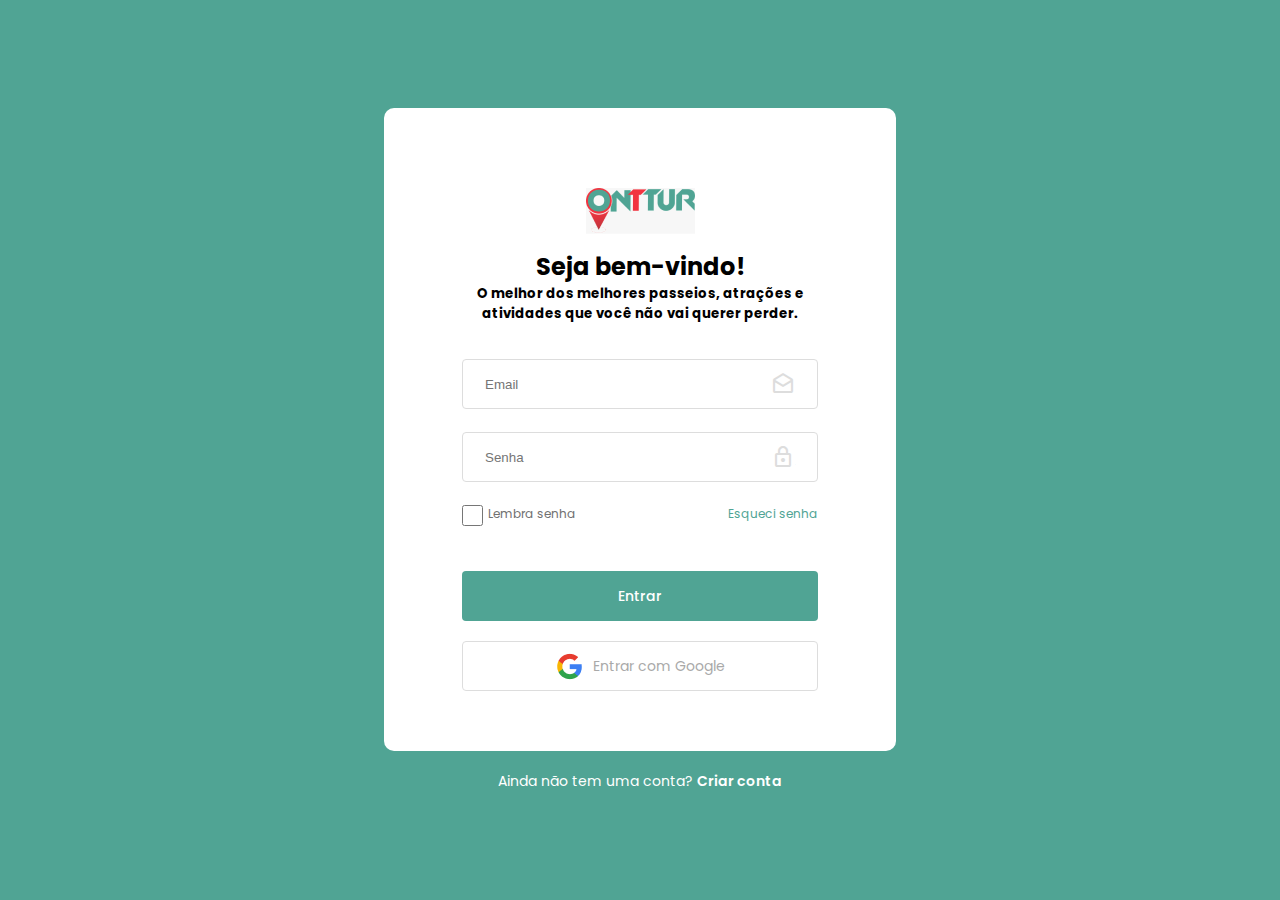
<file: Login/index.html>
<!DOCTYPE html>
<html lang="pt-BR">
<head>
  <meta charset="UTF-8">
  <meta http-equiv="X-UA-Compatible" content="IE=edge">
  <meta name="viewport" content="width=device-width, initial-scale=1.0">
  <title>Login</title>
  <link rel="stylesheet" href="../@css/root.css">
  <link rel="stylesheet"
        href="https://fonts.googleapis.com/css2?family=Material+Symbols+Rounded:opsz,wght,FILL,GRAD@48,500,1,0" />
  <link rel="stylesheet"
      href="https://fonts.googleapis.com/css2?family=Material+Symbols+Outlined:opsz,wght,FILL,GRAD@48,400,0,0" />

</head>
<body>
  <div class="container-login">

    <div class="login">
      <img id="logo-login" src="../img/logo-onttur.png" alt="Logo Onttur">
      <h2>Seja bem-vindo!</h2>
      <h5>O melhor dos melhores passeios, atrações e</h5>
      <h5>atividades que você não vai querer perder.</h5>

      <form action="" class="form-login">
        <div id="email">
          <input type="text"  placeholder="Email">
          <span class="material-symbols-outlined">
            drafts
          </span>
        </div>
        
        <div id="password">
          <input type="password"  placeholder="Senha">
          <span class="material-symbols-outlined">
            lock
          </span>
        </div>
        
        <div class="forgot">
          <div class="checkbox">
            <input id="checkbox" type="checkbox">
            <h5 class="label-checkbox">Lembra senha</h5>
          </div>
          <h5 class="label-forgot">Esqueci senha</h5>
        </div>
        <button class="btn-entry-login">Entrar</button>
        <button class="btn-google">
          <img src="../img/Logo-google-icon.png" alt="Logo google">
          Entrar com Google
        </button>
      </form>
      
    </div>
    <h5 class="create-account">Ainda não tem uma conta? <a href="#">Criar conta</a></h5>
  </div>
</body>
</html>
</file>
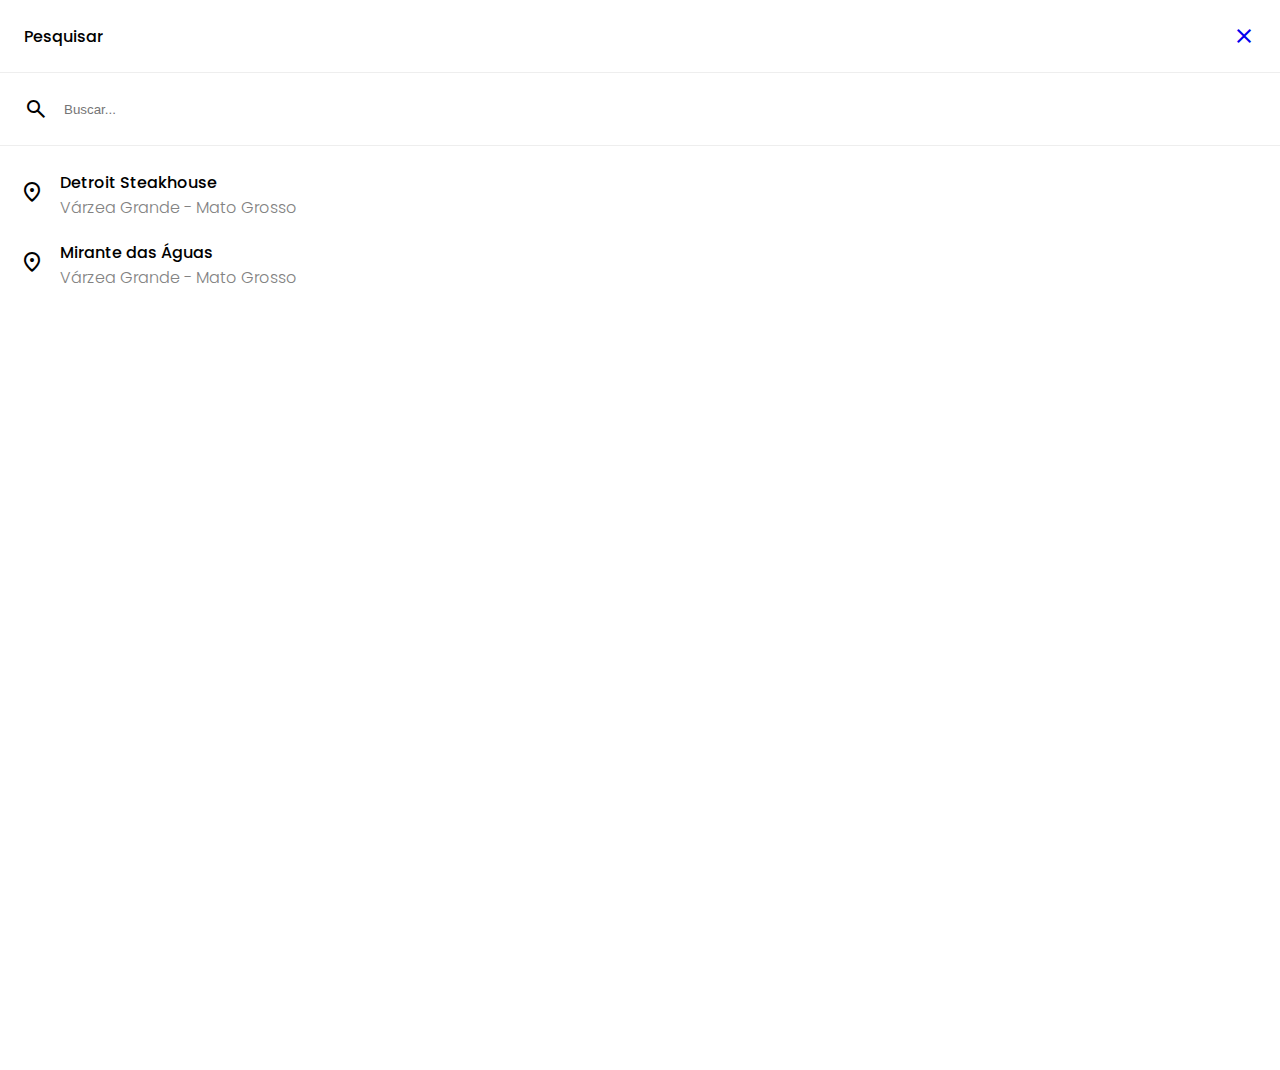
<file: Search_detail/index.html>
<!DOCTYPE html>
<html lang="pt-BR">

<head>
    <meta charset="UTF-8">
    <meta http-equiv="X-UA-Compatible" content="IE=edge">
    <meta name="viewport" content="width=device-width, initial-scale=1.0">
    <link rel="stylesheet" href="../@css/root.css">
    <link rel="stylesheet"
        href="https://fonts.googleapis.com/css2?family=Material+Symbols+Rounded:opsz,wght,FILL,GRAD@48,500,1,0" />
    <link rel="stylesheet"
        href="https://fonts.googleapis.com/css2?family=Material+Symbols+Outlined:opsz,wght,FILL,GRAD@48,400,0,0" />
    <title>Onttur</title>

</head>

<body>
    <section>
        <div class="navbar-search-detail">
            <p class="fw-500">Pesquisar</p>
            <span class="material-symbols-outlined">
                <a href="../Detail/">
                    close
                </a>
            </span>
        </div>

        <div class="search-detail">
            <span class="material-symbols-outlined mr-3">
                search
            </span>
            <input placeholder="Buscar..." />
        </div>

        <div class="container-list-places">
            <div class="list-places">
                <div>
                    <span class="material-symbols-outlined">
                        location_on
                    </span>
                </div>
                <div class="list-places-description">
                    <p>Detroit Steakhouse</p>
                    <span>Várzea Grande - Mato Grosso</span>
                </div>
            </div>
            <div class="list-places">
                <div>
                    <span class="material-symbols-outlined">
                        location_on
                    </span>
                </div>
                <div class="list-places-description">
                    <p>Mirante das Águas</p>
                    <span>Várzea Grande - Mato Grosso</span>
                </div>
            </div>
        </div>
    </section>
</body>

</html>
</file>
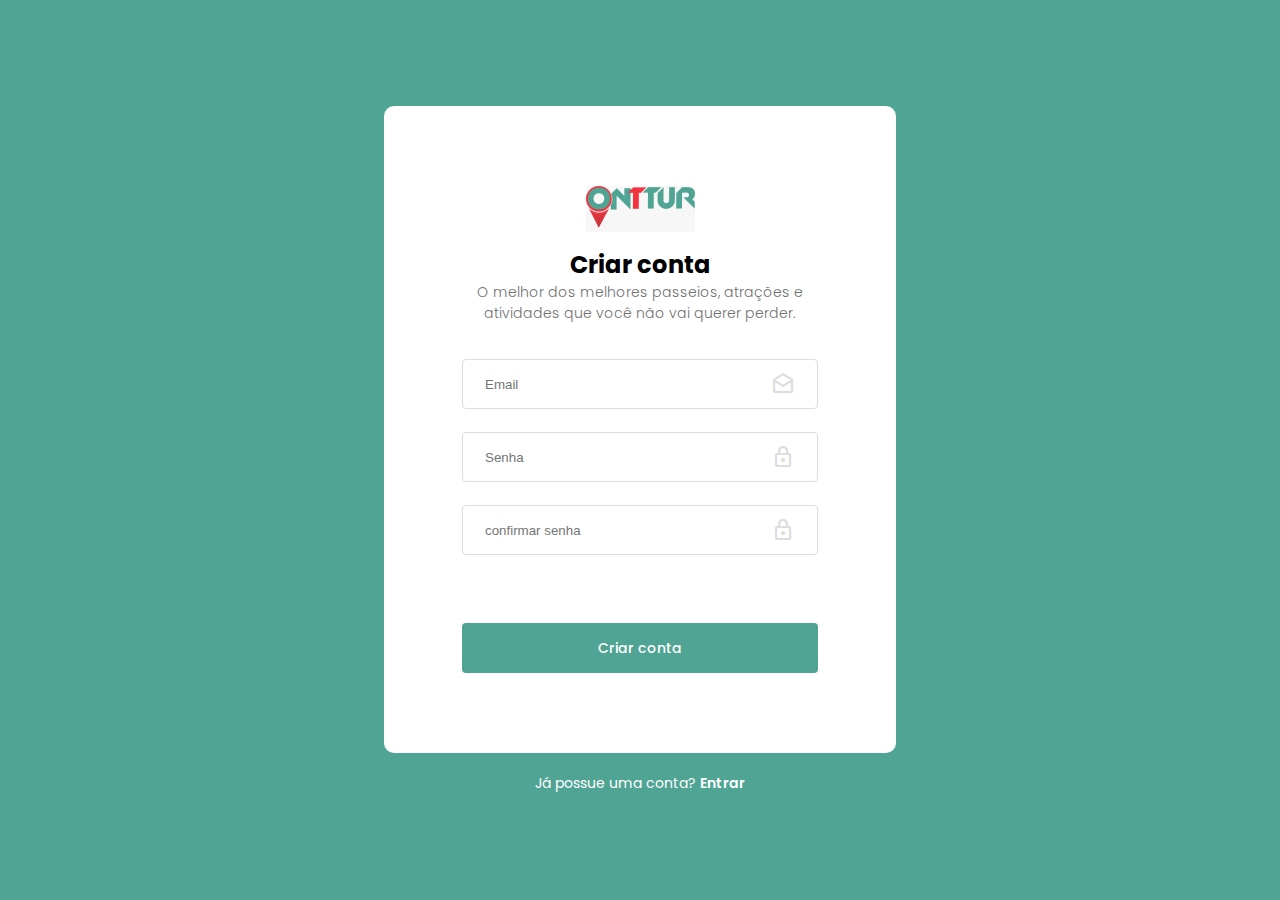
<file: Login/account.html>
<!DOCTYPE html>
<html lang="pt-BR">
<head>
  <meta charset="UTF-8">
  <meta http-equiv="X-UA-Compatible" content="IE=edge">
  <meta name="viewport" content="width=device-width, initial-scale=1.0">
  <title>Account</title>
  <link rel="stylesheet" href="../@css/root.css">
  <link rel="stylesheet"
        href="https://fonts.googleapis.com/css2?family=Material+Symbols+Rounded:opsz,wght,FILL,GRAD@48,500,1,0" />
  <link rel="stylesheet"
      href="https://fonts.googleapis.com/css2?family=Material+Symbols+Outlined:opsz,wght,FILL,GRAD@48,400,0,0" />

</head>
<body>
  <div class="container-login">

    <div class="login">
      <img id="logo-login" src="../img/logo-onttur.png" alt="Logo Onttur">
      <h2>Criar conta</h2>
      <h5 class="text-login">O melhor dos melhores passeios, atrações e</h5>
      <h5 class="text-login">atividades que você não vai querer perder.</h5>

      <form action="" class="form-login">
        <div id="email">
          <input type="text"  placeholder="Email">
          <span class="material-symbols-outlined">
            drafts
          </span>
        </div>
        
        <div id="password">
          <input type="password"  placeholder="Senha">
          <span class="material-symbols-outlined">
            lock
          </span>
        </div>

        <div id="confirm-password">
        <input type="password"  placeholder="confirmar senha">
        <span class="material-symbols-outlined">
            lock
        </span>
        </div>
        
        <button class="btn-entry-login">Criar conta</button>
      </form>
      
    </div>
    <h5 class="create-account">Já possue uma conta? <a href="./index.html">Entrar</a></h5>
  </div>
</body>
</html>
</file>
<file: @css/root.css>
@import "global.css";
@import "utilities.css";
@import "header.css";
@import "search.css";
@import "gallery_place.css";
@import "card_premium.css";
@import "recommendations.css";
@import "about_us.css";
@import "asks.css";
@import "footer.css";
@import "button.css";
@import 'search_header.css';
@import 'category_selector.css';
@import 'breadcrumb.css';
@import 'filters.css';
@import 'card_detail.css';
@import 'announcement.css';
@import 'card_signature_detail.css';

@import 'detail.css';
@import 'detail_two.css';
@import 'search_detail.css';
@import 'filter_detail.css';
@import 'login.css';
</file>
